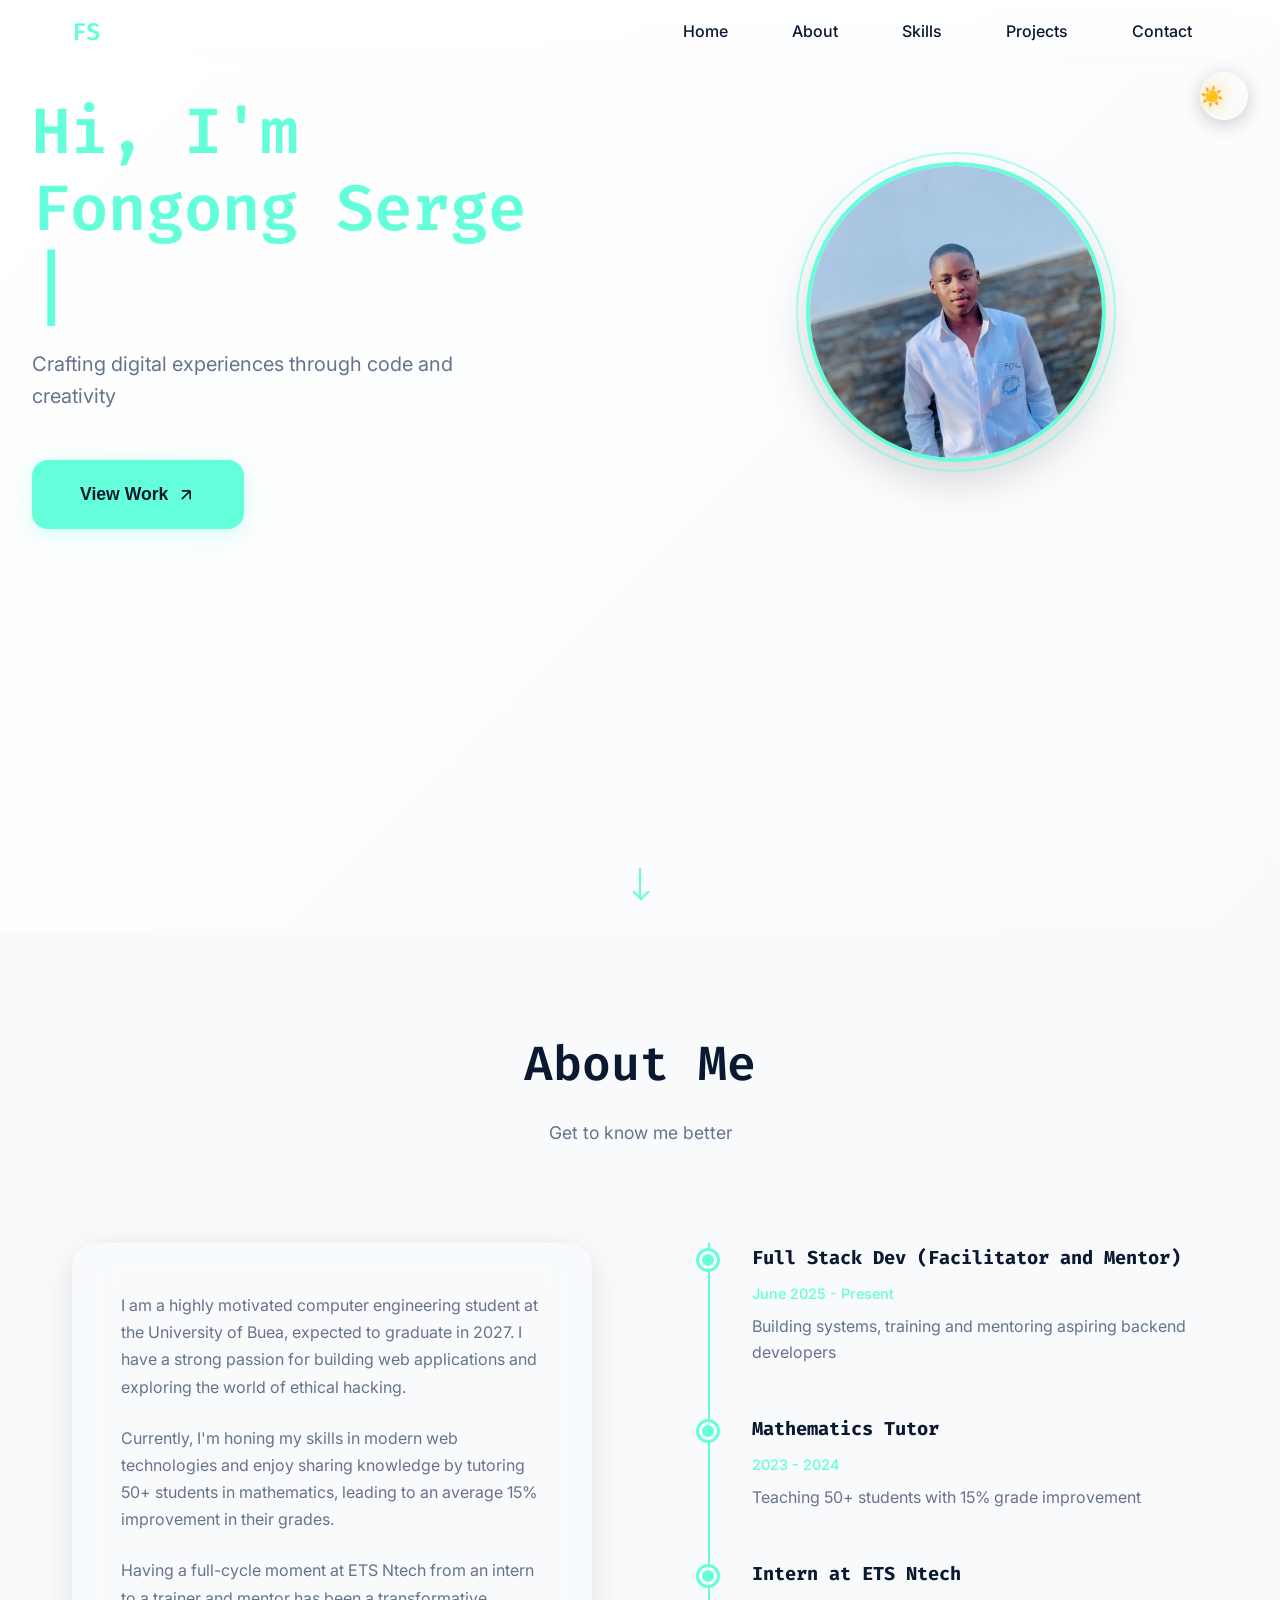
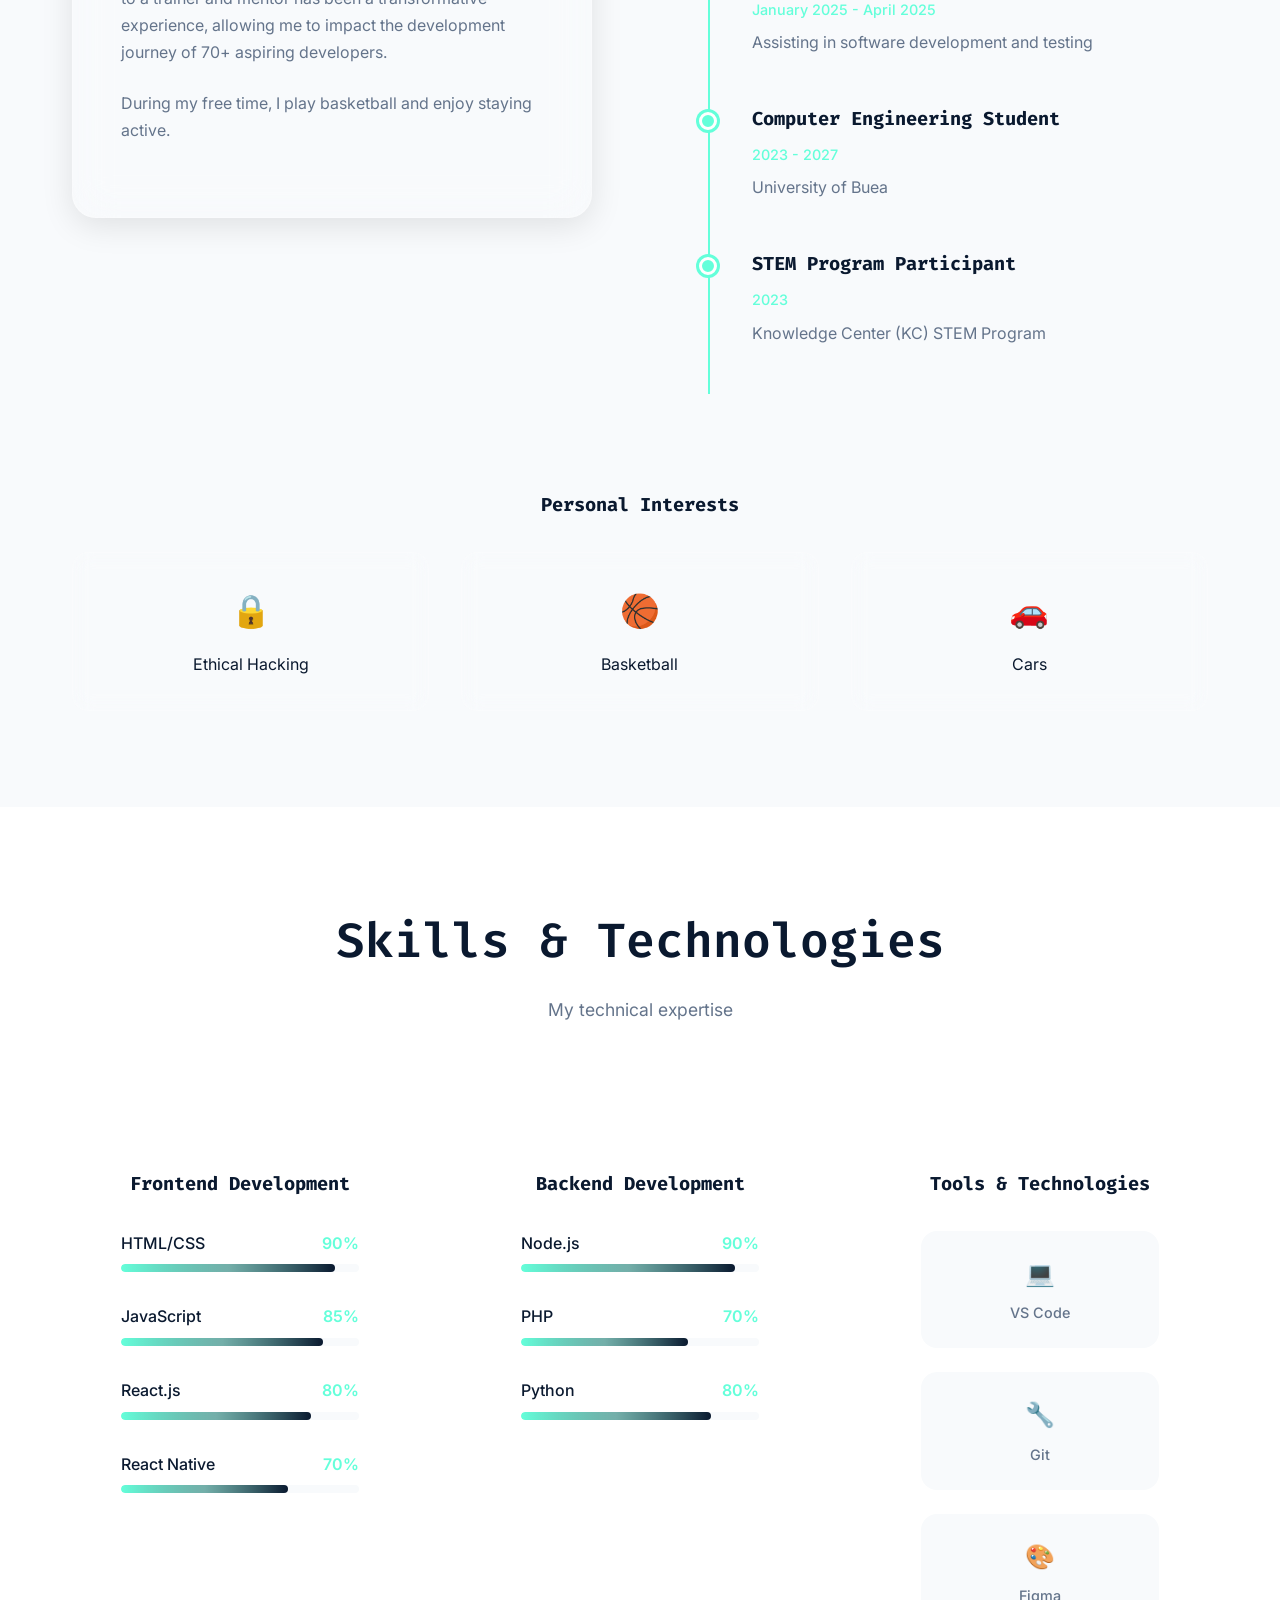
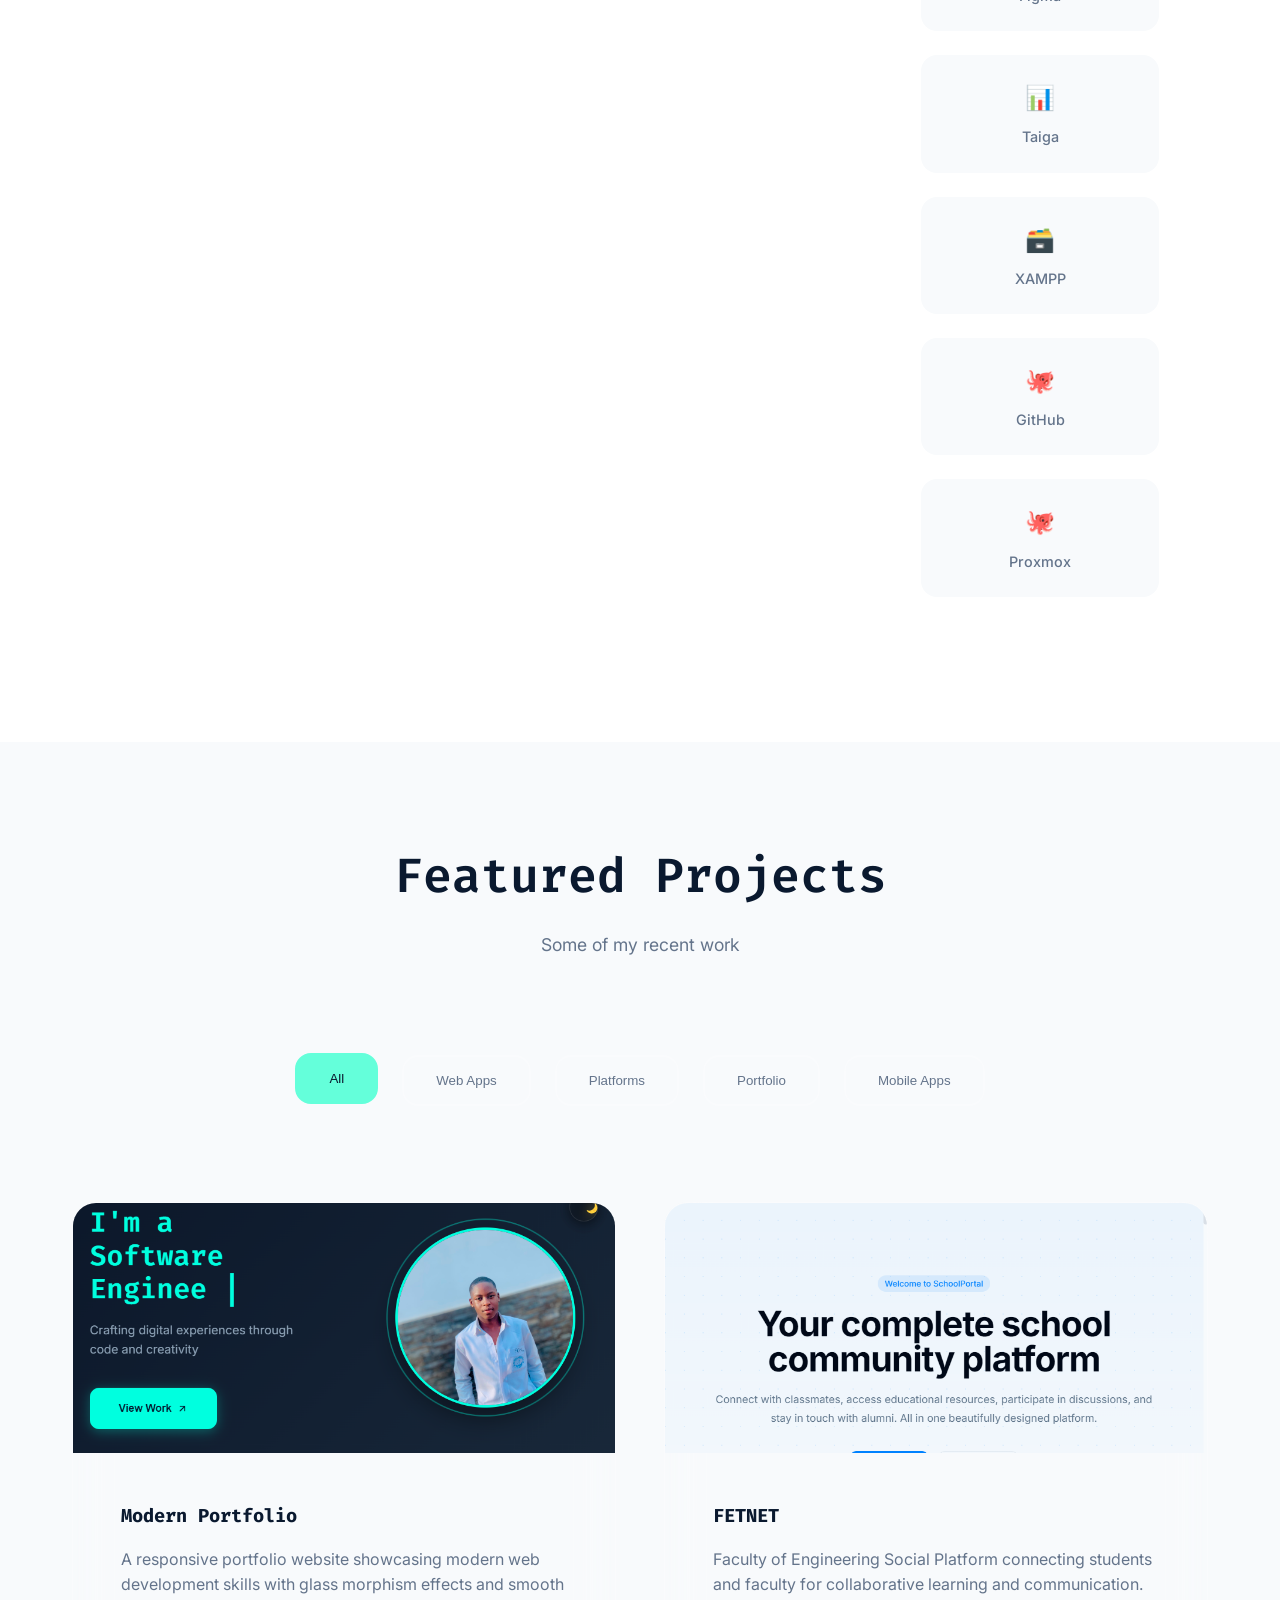
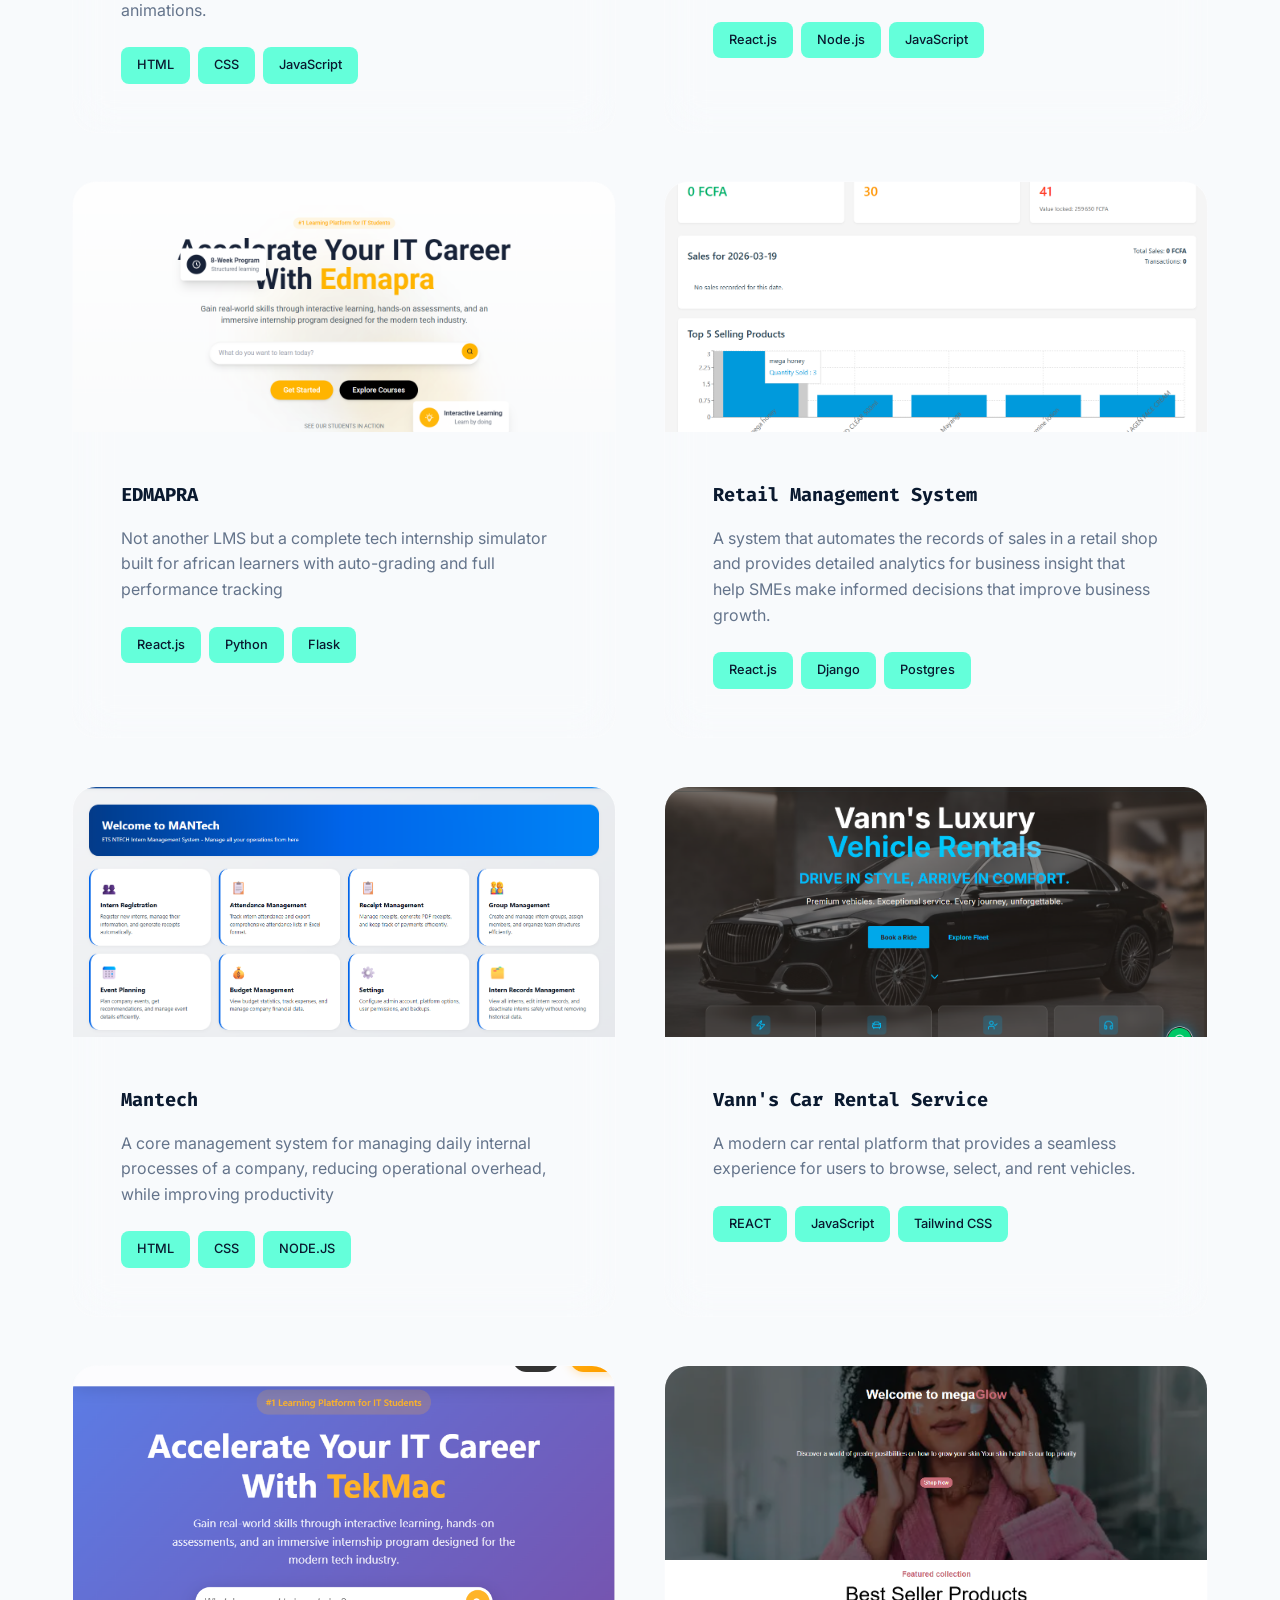
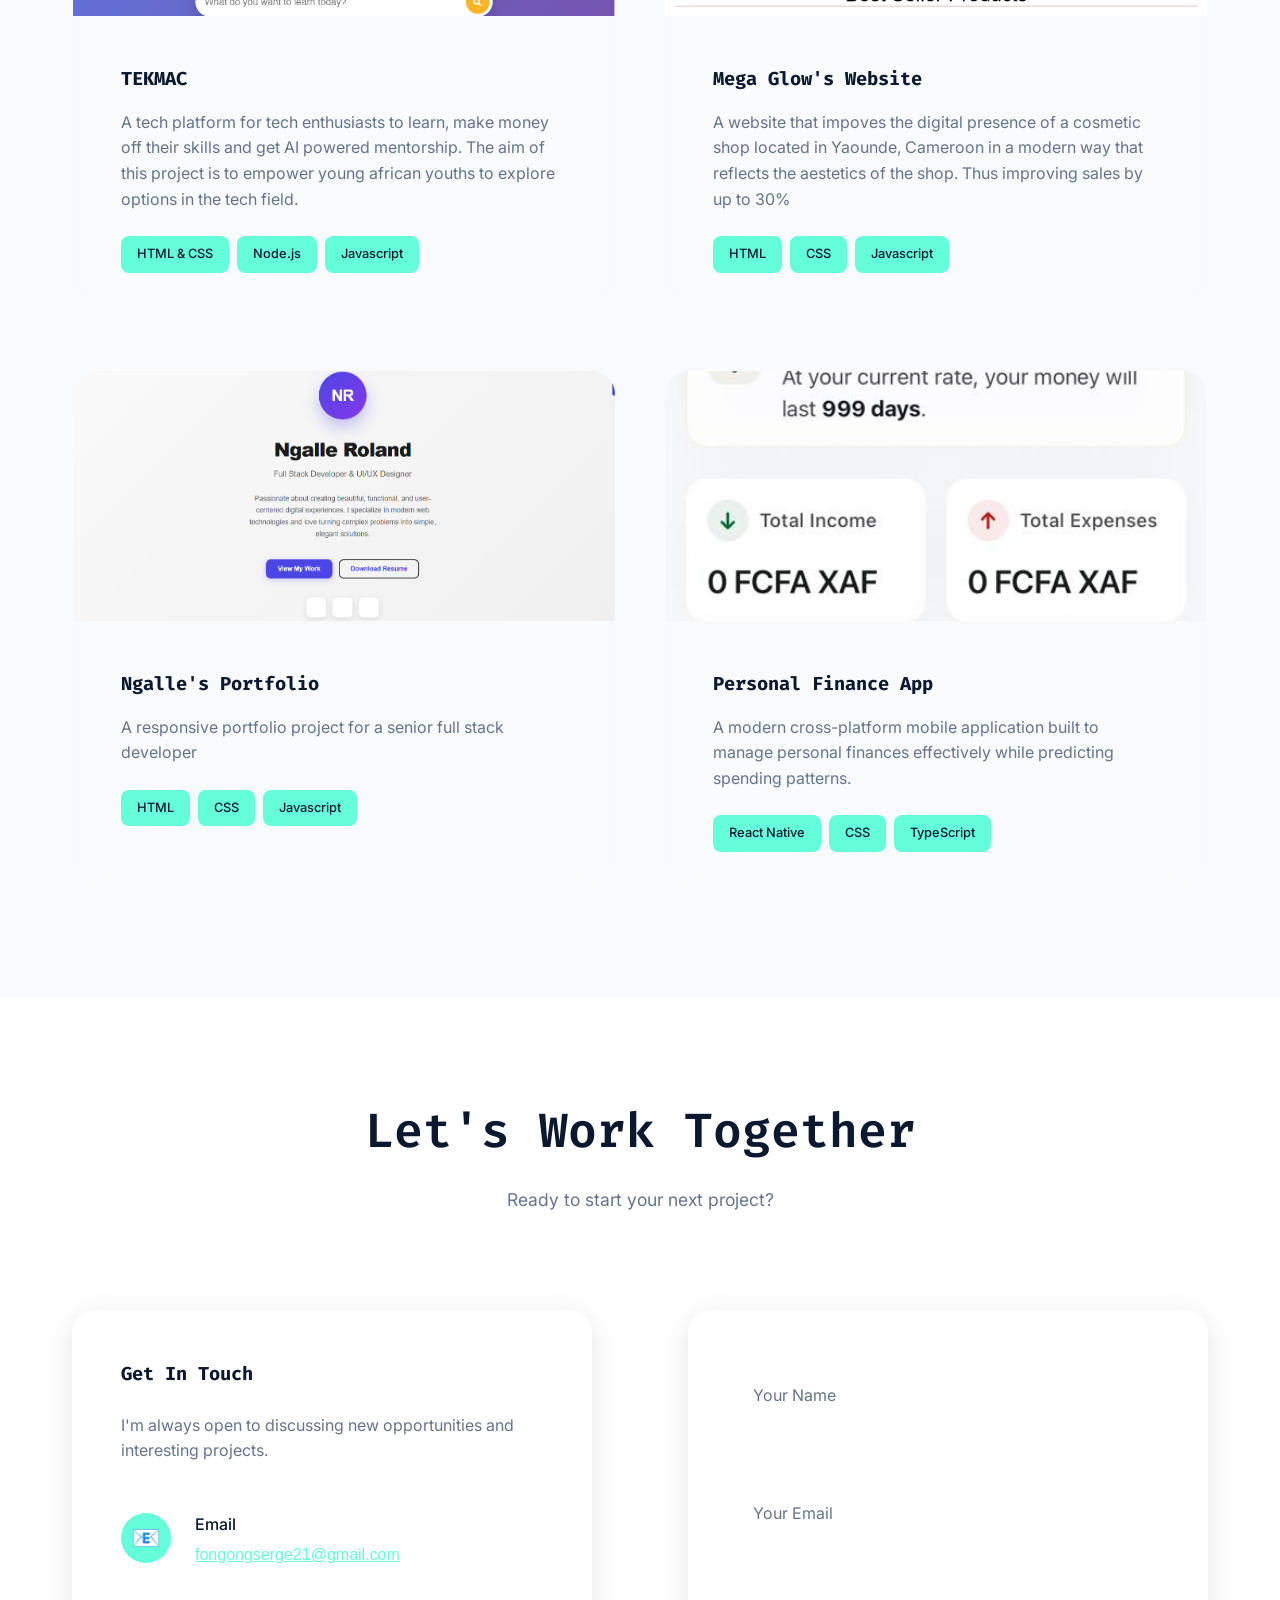
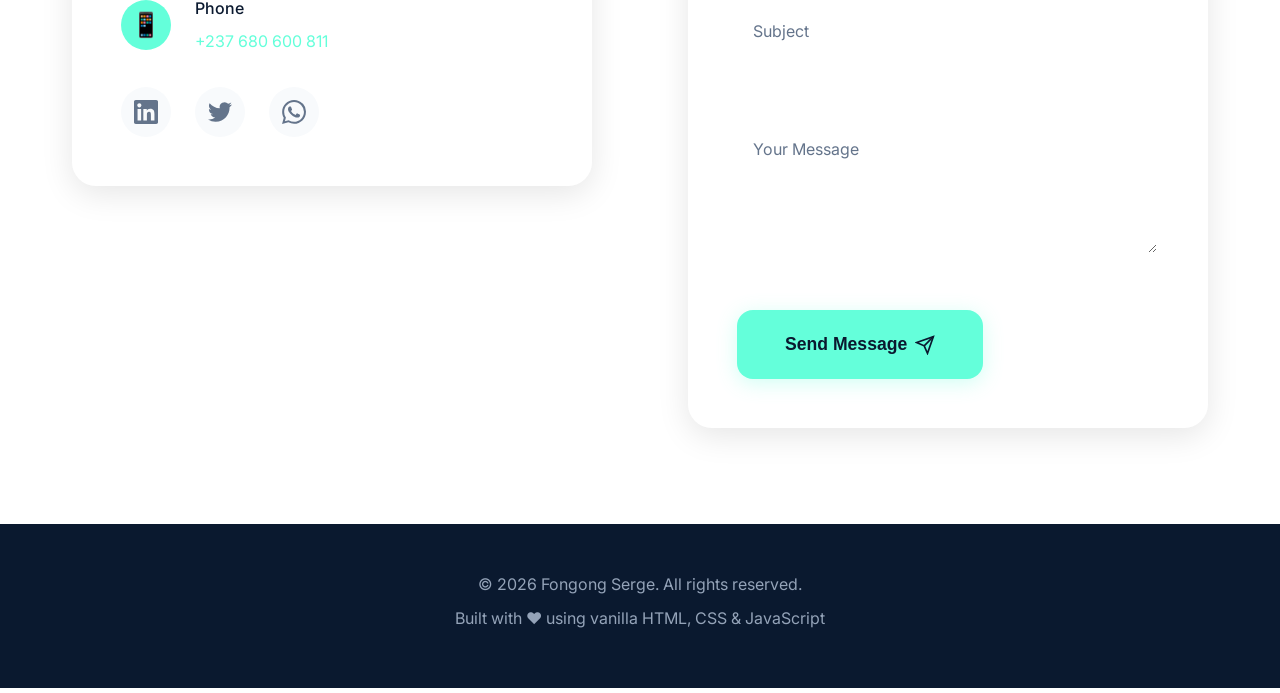
<file: index.html>
<!DOCTYPE html>
<html lang="en">
<head>
    <meta charset="UTF-8">
    <meta name="viewport" content="width=device-width, initial-scale=1.0">
    <meta name="description" content="Portfolio of Fongong Serge, a computer engineering student passionate about web development, ethical hacking, and basketball.">
    <meta name="keywords" content="Fongong Serge, Portfolio, Web Developer, Computer Engineering, Ethical Hacking, JavaScript, React, Node.js, Buea, Cameroon, ETS Ntech, Tutor, Backend Trainer, Frontend Developer, Projects, Skills, Contact">
    <meta name="author" content="Fongong Serge">
    <meta name="robots" content="index, follow">
    <link rel="canonical" href="https://fongong-serge.vercel.app/">

    <!-- Open Graph / Facebook -->
    <meta property="og:type" content="website">
    <meta property="og:title" content="Fongong Serge - Portfolio">
    <meta property="og:description" content="Portfolio of Fongong Serge, a computer engineering student passionate about web development, ethical hacking, and basketball.">
    <meta property="og:url" content="https://fongong-serge.vercel.app/">
    <meta property="og:image" content="https://fongong-serge.vercel.app/we.PNG">
    <meta property="og:site_name" content="Fongong Serge Portfolio">

    <!-- Twitter Card -->
    <meta name="twitter:card" content="summary_large_image">
    <meta name="twitter:title" content="Fongong Serge - Portfolio">
    <meta name="twitter:description" content="Portfolio of Fongong Serge, a computer engineering student passionate about web development, ethical hacking, and basketball.">
    <meta name="twitter:image" content="https://fongong-serge.vercel.app/we.PNG">
    <meta name="twitter:site" content="@manchestertony">

    <!-- Structured Data (JSON-LD) -->
    <script type="application/ld+json">
    {
      "@context": "https://schema.org",
      "@type": "Person",
      "name": "Fongong Serge",
      "url": "https://fongong-serge.vercel.app/",
      "image": "https://fongong-serge.vercel.app/we.PNG",
      "sameAs": [
        "https://www.linkedin.com/in/serge-kwenui-fongong-1a54b9330",
        "https://github.com/Boots13425"
      ],
      "jobTitle": "Computer Engineering Student",
      "worksFor": [
        {
          "@type": "Organization",
          "name": "University of Buea"
        },
        {
          "@type": "Organization",
          "name": "ETS Ntech",
          "department": "Backend Training",
          "description": "Trainer in backend development with Node.js"
        }
      ],
      "alumniOf": {
        "@type": "CollegeOrUniversity",
        "name": "University of Buea"
      },
      "description": "Portfolio of Fongong Serge, a computer engineering student passionate about web development, ethical hacking, and basketball. Also works as a backend trainer (Node.js) at ETS Ntech.",
      "email": "mailto:fongongserge21@gmail.com",
      "telephone": "+237680600811",
      "address": {
        "@type": "PostalAddress",
        "addressLocality": "Buea",
        "addressCountry": "CM"
      }
    }
    </script>
    <title>Fongong Serge - Portfolio</title>
    <link rel="preconnect" href="https://fonts.googleapis.com">
    <link rel="preconnect" href="https://fonts.gstatic.com" crossorigin>
    <link href="https://fonts.googleapis.com/css2?family=Inter:wght@300;400;500;600;700&family=Fira+Code:wght@400;500;600&display=swap" rel="stylesheet">
    <link rel="stylesheet" href="style.css">
</head>
<body>
    <!-- Theme Toggle -->
    <button class="theme-toggle" aria-label="Toggle dark mode">
        <span class="sun-icon">☀️</span>
        <span class="moon-icon">🌙</span>
    </button>

    <!-- Navigation -->
    <nav class="navbar">
        <div class="nav-container">
            <div class="nav-logo">
                <span>FS</span>
            </div>
            <ul class="nav-menu">
                <li><a href="#home" class="nav-link">Home</a></li>
                <li><a href="#about" class="nav-link">About</a></li>
                <li><a href="#skills" class="nav-link">Skills</a></li>
                <li><a href="#projects" class="nav-link">Projects</a></li>
                <li><a href="#contact" class="nav-link">Contact</a></li>
            </ul>
            <button class="theme-toggle" aria-label="Toggle dark mode">
                <span class="sun-icon">☀️</span>
                <span class="moon-icon">🌙</span>
            </button>
            <div class="hamburger" tabindex="0" aria-label="Open navigation menu">
                <span></span>
                <span></span>
                <span></span>
            </div>
        </div>
    </nav>

    <!-- Hero Section -->
    <section id="home" class="hero">
        <div class="hero-content">
            <div class="hero-text">
                <h1 class="hero-title">
                    <span class="typing-text">Fongong Serge</span>
                    <span class="cursor">|</span>
                </h1>
                <p class="hero-subtitle">Crafting digital experiences through code and creativity</p>
                <button class="cta-button" onclick="document.getElementById('projects').scrollIntoView({behavior: 'smooth'})">
                    <span>View Work</span>
                    <svg width="20" height="20" viewBox="0 0 24 24" fill="none" stroke="currentColor" stroke-width="2">
                        <path d="M7 17L17 7M17 7H7M17 7V17"/>
                    </svg>
                </button>
            </div>
            <div class="hero-image">
                <div class="profile-container">
                    <img src="we.PNG" alt="Fongong Serge" class="profile-img">
                    <div class="profile-ring"></div>
                </div>
            </div>
        </div>
        <div class="scroll-indicator">
            <div class="scroll-arrow"></div>
        </div>
    </section>

    <!-- About Section -->
    <section id="about" class="about">
        <div class="container">
            <div class="section-header">
                <h2 class="section-title">About Me</h2>
                <p class="section-subtitle">Get to know me better</p>
            </div>
            <div class="about-content">
                <div class="about-text">
                    <div class="glass-card">
                        <p>I am a highly motivated computer engineering student at the University of Buea, expected to graduate in 2027. I have a strong passion for building web applications and exploring the world of ethical hacking.</p>
                        <p>Currently, I'm honing my skills in modern web technologies and enjoy sharing knowledge by tutoring 50+ students in mathematics, leading to an average 15% improvement in their grades.</p>
                        <p>Having a full-cycle moment at ETS Ntech from an intern to a trainer and mentor has been a transformative experience, allowing me to impact the development journey of 70+ aspiring developers.</p>
                        <p>During my free time, I play basketball and enjoy staying active.</p>
                    </div>
                </div>
                <div class="timeline">
                    <div class="timeline-item">
                        <div class="timeline-dot"></div>
                        <div class="timeline-content">
                            <h3>Full Stack Dev (Facilitator and Mentor)</h3>
                            <span>June 2025 - Present</span>
                            <p>Building systems, training and mentoring aspiring backend developers</p>
                        </div>
                    </div>
                    <div class="timeline-item">
                        <div class="timeline-dot"></div>
                        <div class="timeline-content">
                            <h3>Mathematics Tutor</h3>
                            <span>2023 - 2024</span>
                            <p>Teaching 50+ students with 15% grade improvement</p>
                        </div>
                    </div>
                    <div class="timeline-item">
                        <div class="timeline-dot"></div>
                        <div class="timeline-content">
                            <h3>Intern at ETS Ntech</h3>
                            <span>January 2025 - April 2025</span>
                            <p>Assisting in software development and testing</p>
                        </div>
                    </div>
                    <div class="timeline-item">
                        <div class="timeline-dot"></div>
                        <div class="timeline-content">
                            <h3>Computer Engineering Student</h3>
                            <span>2023 - 2027</span>
                            <p>University of Buea</p>
                        </div>
                    </div>
                    <div class="timeline-item">
                        <div class="timeline-dot"></div>
                        <div class="timeline-content">
                            <h3>STEM Program Participant</h3>
                            <span>2023</span>
                            <p>Knowledge Center (KC) STEM Program</p>
                        </div>
                    </div>
                </div>
            </div>

            <!--interests section-->
            <div class="interests">
                <h3>Personal Interests</h3>
                <div class="interests-grid">
                    <div class="interest-item">
                        <div class="interest-icon">🔒</div>
                        <span>Ethical Hacking</span>
                    </div>
                    <div class="interest-item">
                        <div class="interest-icon">🏀</div>
                        <span>Basketball</span>
                    </div>
                    <div class="interest-item">
                        <div class="interest-icon">🚗</div>
                        <span>Cars</span>
                    </div>
                </div>
            </div>
        </div>
    </section>

    <!-- Skills Section -->
    <section id="skills" class="skills">
        <div class="container">
            <div class="section-header">
                <h2 class="section-title">Skills & Technologies</h2>
                <p class="section-subtitle">My technical expertise</p>
            </div>
            <div class="skills-content">
                <div class="skill-category">
                    <h3>Frontend Development</h3>
                    <div class="skill-bars">
                        <div class="skill-bar">
                            <div class="skill-info">
                                <span>HTML/CSS</span>
                                <span class="skill-percentage">90%</span>
                            </div>
                            <div class="skill-progress">
                                <div class="skill-fill" data-width="90"></div>
                            </div>
                        </div>
                        <div class="skill-bar">
                            <div class="skill-info">
                                <span>JavaScript</span>
                                <span class="skill-percentage">85%</span>
                            </div>
                            <div class="skill-progress">
                                <div class="skill-fill" data-width="85"></div>
                            </div>
                        </div>
                        <div class="skill-bar">
                            <div class="skill-info">
                                <span>React.js</span>
                                <span class="skill-percentage">80%</span>
                            </div>
                            <div class="skill-progress">
                                <div class="skill-fill" data-width="80"></div>
                            </div>
                        </div>
                        <div class="skill-bar">
                            <div class="skill-info">
                                <span>React Native</span>
                                <span class="skill-percentage">70%</span>
                            </div>
                            <div class="skill-progress">
                                <div class="skill-fill" data-width="70"></div>
                            </div>
                        </div>
                    </div>
                </div>
                <div class="skill-category">
                    <h3>Backend Development</h3>
                    <div class="skill-bars">
                        <div class="skill-bar">
                            <div class="skill-info">
                                <span>Node.js</span>
                                <span class="skill-percentage">90%</span>
                            </div>
                            <div class="skill-progress">
                                <div class="skill-fill" data-width="90"></div>
                            </div>
                        </div>
                        <div class="skill-bar">
                            <div class="skill-info">
                                <span>PHP</span>
                                <span class="skill-percentage">70%</span>
                            </div>
                            <div class="skill-progress">
                                <div class="skill-fill" data-width="70"></div>
                            </div>
                        </div>
                        <div class="skill-bar">
                            <div class="skill-info">
                                <span>Python</span>
                                <span class="skill-percentage">80%</span>
                            </div>
                            <div class="skill-progress">
                                <div class="skill-fill" data-width="80"></div>
                            </div>
                        </div>
                    </div>
                </div>

                <!--skills and tehnology section-->
                <div class="skill-category">
                    <h3>Tools & Technologies</h3>
                    <div class="tech-grid">
                        <div class="tech-item">
                            <div class="tech-icon">💻</div>
                            <span>VS Code</span>
                        </div>
                        <div class="tech-item">
                            <div class="tech-icon">🔧</div>
                            <span>Git</span>
                        </div>
                        <div class="tech-item">
                            <div class="tech-icon">🎨</div>
                            <span>Figma</span>
                        </div>
                        <div class="tech-item">
                            <div class="tech-icon">📊</div>
                            <span>Taiga</span>
                        </div>
                        <div class="tech-item">
                            <div class="tech-icon">🗃️</div>
                            <span>XAMPP</span>
                        </div>
                        <div class="tech-item">
                            <div class="tech-icon">🐙</div>
                            <span>GitHub</span>
                        </div>
                        <div class="tech-item">
                            <div class="tech-icon">🐙</div>
                            <span>Proxmox</span>
                        </div>
                    </div>
                </div>
            </div>
        </div>
    </section>

    <!-- Projects Section -->
    <section id="projects" class="projects">
        <div class="container">
            <div class="section-header">
                <h2 class="section-title">Featured Projects</h2>
                <p class="section-subtitle">Some of my recent work</p>
            </div>
            <div class="project-filters">
                <button class="filter-btn active" data-filter="all">All</button>
                <button class="filter-btn" data-filter="web">Web Apps</button>
                <button class="filter-btn" data-filter="platform">Platforms</button>
                <button class="filter-btn" data-filter="portfolio">Portfolio</button>
                <button class="filter-btn" data-filter="mobile">Mobile Apps</button>
            </div>
            <div class="projects-grid">
                <div class="project-card" data-category="portfolio">
                    <div class="project-image">
                        <img src="portfolio.png?height=250&width=400" alt="Portfolio Project">
                        <div class="project-overlay">
                            <div class="project-links">
                                <a href="https://fongong-serge.vercel.app" class="project-link">
                                    <svg width="20" height="20" viewBox="0 0 24 24" fill="none" stroke="currentColor" stroke-width="2">
                                        <path d="M18 13v6a2 2 0 0 1-2 2H5a2 2 0 0 1-2-2V8a2 2 0 0 1 2-2h6"/>
                                        <polyline points="15,3 21,3 21,9"/>
                                        <line x1="10" y1="14" x2="21" y2="3"/>
                                    </svg>
                                </a>
                                <a href="https://github.com/Boots13425/fongong-serge.git" class="project-link">
                                    <svg width="20" height="20" viewBox="0 0 24 24" fill="none" stroke="currentColor" stroke-width="2">
                                        <path d="M9 19c-5 1.5-5-2.5-7-3m14 6v-3.87a3.37 3.37 0 0 0-.94-2.61c3.14-.35 6.44-1.54 6.44-7A5.44 5.44 0 0 0 20 4.77 5.07 5.07 0 0 0 19.91 1S18.73.65 16 2.48a13.38 13.38 0 0 0-7 0C6.27.65 5.09 1 5.09 1A5.07 5.07 0 0 0 5 4.77a5.44 5.44 0 0 0-1.5 3.78c0 5.42 3.3 6.61 6.44 7A3.37 3.37 0 0 0 9 18.13V22"/>
                                    </svg>
                                </a>
                            </div>
                        </div>
                    </div>
                    <div class="project-content">
                        <h3>Modern Portfolio</h3>
                        <p>A responsive portfolio website showcasing modern web development skills with glass morphism effects and smooth animations.</p>
                        <div class="project-tech">
                            <span class="tech-tag">HTML</span>
                            <span class="tech-tag">CSS</span>
                            <span class="tech-tag">JavaScript</span>
                        </div>
                    </div>
                </div>
                <div class="project-card" data-category="platform">
                    <div class="project-image">
                        <img src="fetnet.png?height=250&width=400" alt="FETNET Project">
                        <div class="project-overlay">
                            <div class="project-links">
                                <a href="" class="project-link">
                                    <svg width="20" height="20" viewBox="0 0 24 24" fill="none" stroke="currentColor" stroke-width="2">
                                        <path d="M18 13v6a2 2 0 0 1-2 2H5a2 2 0 0 1-2-2V8a2 2 0 0 1 2-2h6"/>
                                        <polyline points="15,3 21,3 21,9"/>
                                        <line x1="10" y1="14" x2="21" y2="3"/>
                                    </svg>
                                </a>
                                <a href="" class="project-link">
                                    <svg width="20" height="20" viewBox="0 0 24 24" fill="none" stroke="currentColor" stroke-width="2">
                                        <path d="M9 19c-5 1.5-5-2.5-7-3m14 6v-3.87a3.37 3.37 0 0 0-.94-2.61c3.14-.35 6.44-1.54 6.44-7A5.44 5.44 0 0 0 20 4.77 5.07 5.07 0 0 0 19.91 1S18.73.65 16 2.48a13.38 13.38 0 0 0-7 0C6.27.65 5.09 1 5.09 1A5.07 5.07 0 0 0 5 4.77a5.44 5.44 0 0 0-1.5 3.78c0 5.42 3.3 6.61 6.44 7A3.37 3.37 0 0 0 9 18.13V22"/>
                                    </svg>
                                </a>
                            </div>
                        </div>
                    </div>
                    <div class="project-content">
                        <h3>FETNET</h3>
                        <p>Faculty of Engineering Social Platform connecting students and faculty for collaborative learning and communication.</p>
                        <div class="project-tech">
                            <span class="tech-tag">React.js</span>
                            <span class="tech-tag">Node.js</span>
                            <span class="tech-tag">JavaScript</span>
                        </div>
                    </div>
                </div>
                <div class="project-card" data-category="web">
                    <div class="project-image">
                        <img src="/edmapra.png?height=250&width=400" alt="Edmapra Project">
                        <div class="project-overlay">
                            <div class="project-links">
                                <a href="https://edmapra.com" class="project-link">
                                    <svg width="20" height="20" viewBox="0 0 24 24" fill="none" stroke="currentColor" stroke-width="2">
                                        <path d="M18 13v6a2 2 0 0 1-2 2H5a2 2 0 0 1-2-2V8a2 2 0 0 1 2-2h6"/>
                                        <polyline points="15,3 21,3 21,9"/>
                                        <line x1="10" y1="14" x2="21" y2="3"/>
                                    </svg>
                                </a>
                                <a href="#" class="project-link">
                                    <svg width="20" height="20" viewBox="0 0 24 24" fill="none" stroke="currentColor" stroke-width="2">
                                        <path d="M9 19c-5 1.5-5-2.5-7-3m14 6v-3.87a3.37 3.37 0 0 0-.94-2.61c3.14-.35 6.44-1.54 6.44-7A5.44 5.44 0 0 0 20 4.77 5.07 5.07 0 0 0 19.91 1S18.73.65 16 2.48a13.38 13.38 0 0 0-7 0C6.27.65 5.09 1 5.09 1A5.07 5.07 0 0 0 5 4.77a5.44 5.44 0 0 0-1.5 3.78c0 5.42 3.3 6.61 6.44 7A3.37 3.37 0 0 0 9 18.13V22"/>
                                    </svg>
                                </a>
                            </div>
                        </div>
                    </div>
                    <div class="project-content">
                        <h3>EDMAPRA</h3>
                        <p>Not another LMS but a complete tech internship simulator built for african learners with auto-grading and full performance tracking </p>
                        <div class="project-tech">
                            <span class="tech-tag">React.js</span>
                            <span class="tech-tag">Python</span>
                            <span class="tech-tag">Flask</span>
                        </div>
                    </div>       
                </div>
                                <div class="project-card" data-category="platform">
                    <div class="project-image">
                        <img src="/mega.png?height=250&width=400" alt="Retail Management System Project">
                        <div class="project-overlay">
                            <div class="project-links">
                                <a href="#" class="project-link">
                                    <svg width="20" height="20" viewBox="0 0 24 24" fill="none" stroke="currentColor" stroke-width="2">
                                        <path d="M18 13v6a2 2 0 0 1-2 2H5a2 2 0 0 1-2-2V8a2 2 0 0 1 2-2h6"/>
                                        <polyline points="15,3 21,3 21,9"/>
                                        <line x1="10" y1="14" x2="21" y2="3"/>
                                    </svg>
                                </a>
                                <a href="https://github.com/mega-frontend/boots13425" class="project-link">
                                    <svg width="20" height="20" viewBox="0 0 24 24" fill="none" stroke="currentColor" stroke-width="2">
                                        <path d="M9 19c-5 1.5-5-2.5-7-3m14 6v-3.87a3.37 3.37 0 0 0-.94-2.61c3.14-.35 6.44-1.54 6.44-7A5.44 5.44 0 0 0 20 4.77 5.07 5.07 0 0 0 19.91 1S18.73.65 16 2.48a13.38 13.38 0 0 0-7 0C6.27.65 5.09 1 5.09 1A5.07 5.07 0 0 0 5 4.77a5.44 5.44 0 0 0-1.5 3.78c0 5.42 3.3 6.61 6.44 7A3.37 3.37 0 0 0 9 18.13V22"/>
                                    </svg>
                                </a>
                            </div>
                        </div>
                    </div>
                    <div class="project-content">
                        <h3>Retail Management System</h3>
                        <p>A system that automates the records of sales in a retail shop and provides detailed analytics for business insight that help SMEs make informed decisions that improve business growth.</p>
                        <div class="project-tech">
                            <span class="tech-tag">React.js</span>
                            <span class="tech-tag">Django</span>
                            <span class="tech-tag">Postgres</span>
                        </div>
                    </div>       
                </div>

                   <div class="project-card" data-category="platform">
                    <div class="project-image">
                        <img src="/mantech.png?height=250&width=400" alt="Mantech Project">
                        <div class="project-overlay">
                            <div class="project-links">
                                <a href="#" class="project-link">
                                    <svg width="20" height="20" viewBox="0 0 24 24" fill="none" stroke="currentColor" stroke-width="2">
                                        <path d="M18 13v6a2 2 0 0 1-2 2H5a2 2 0 0 1-2-2V8a2 2 0 0 1 2-2h6"/>
                                        <polyline points="15,3 21,3 21,9"/>
                                        <line x1="10" y1="14" x2="21" y2="3"/>
                                    </svg>
                                </a>
                                <a href="https://github.com/Boots13425/mantech.git" class="project-link">
                                    <svg width="20" height="20" viewBox="0 0 24 24" fill="none" stroke="currentColor" stroke-width="2">
                                        <path d="M9 19c-5 1.5-5-2.5-7-3m14 6v-3.87a3.37 3.37 0 0 0-.94-2.61c3.14-.35 6.44-1.54 6.44-7A5.44 5.44 0 0 0 20 4.77 5.07 5.07 0 0 0 19.91 1S18.73.65 16 2.48a13.38 13.38 0 0 0-7 0C6.27.65 5.09 1 5.09 1A5.07 5.07 0 0 0 5 4.77a5.44 5.44 0 0 0-1.5 3.78c0 5.42 3.3 6.61 6.44 7A3.37 3.37 0 0 0 9 18.13V22"/>
                                    </svg>
                                </a>
                            </div>
                        </div>
                    </div>
                    <div class="project-content">
                        <h3>Mantech</h3>
                        <p>A core management system for managing daily internal processes of a company, reducing operational overhead, while improving productivity </p>
                        <div class="project-tech">
                            <span class="tech-tag">HTML</span>
                            <span class="tech-tag">CSS</span>
                            <span class="tech-tag">NODE.JS</span>
                        </div>
                    </div>       
                </div>

                <div class="project-card" data-category="web">
                    <div class="project-image">
                        <img src="/rental.png?height=250&width=400" alt="Vann's Rental Project">
                        <div class="project-overlay">
                            <div class="project-links">
                                <a href="https://vann-s-luxury.vercel.app/" class="project-link">
                                    <svg width="20" height="20" viewBox="0 0 24 24" fill="none" stroke="currentColor" stroke-width="2">
                                        <path d="M18 13v6a2 2 0 0 1-2 2H5a2 2 0 0 1-2-2V8a2 2 0 0 1 2-2h6"/>
                                        <polyline points="15,3 21,3 21,9"/>
                                        <line x1="10" y1="14" x2="21" y2="3"/>
                                    </svg>
                                </a>
                                <a href="https://github.com/Boots13425/vann-s-luxury.git" class="project-link">
                                    <svg width="20" height="20" viewBox="0 0 24 24" fill="none" stroke="currentColor" stroke-width="2">
                                        <path d="M9 19c-5 1.5-5-2.5-7-3m14 6v-3.87a3.37 3.37 0 0 0-.94-2.61c3.14-.35 6.44-1.54 6.44-7A5.44 5.44 0 0 0 20 4.77 5.07 5.07 0 0 0 19.91 1S18.73.65 16 2.48a13.38 13.38 0 0 0-7 0C6.27.65 5.09 1 5.09 1A5.07 5.07 0 0 0 5 4.77a5.44 5.44 0 0 0-1.5 3.78c0 5.42 3.3 6.61 6.44 7A3.37 3.37 0 0 0 9 18.13V22"/>
                                    </svg>
                                </a>
                            </div>
                        </div>
                    </div>
                    <div class="project-content">
                        <h3>Vann's Car Rental Service</h3>
                        <p>A modern car rental platform that provides a seamless experience for users to browse, select, and rent vehicles.</p>
                        <div class="project-tech">
                            <span class="tech-tag">REACT</span>
                            <span class="tech-tag">JavaScript</span>
                            <span class="tech-tag">Tailwind CSS</span>
                        </div>
                    </div>       
                </div>

                  <div class="project-card" data-category="web">
                    <div class="project-image">
                        <img src="tekmac.png?height=250&width=400" alt="tekmac Project">
                        <div class="project-overlay">
                            <div class="project-links">
                                <a href="https://tekmac-henna.vercel.app" class="project-link">
                                    <svg width="20" height="20" viewBox="0 0 24 24" fill="none" stroke="currentColor" stroke-width="2">
                                        <path d="M18 13v6a2 2 0 0 1-2 2H5a2 2 0 0 1-2-2V8a2 2 0 0 1 2-2h6"/>
                                        <polyline points="15,3 21,3 21,9"/>
                                        <line x1="10" y1="14" x2="21" y2="3"/>
                                    </svg>
                                </a>
                                <a href="https://github.com/lekebrian/tekmac.git" class="project-link">
                                    <svg width="20" height="20" viewBox="0 0 24 24" fill="none" stroke="currentColor" stroke-width="2">
                                        <path d="M9 19c-5 1.5-5-2.5-7-3m14 6v-3.87a3.37 3.37 0 0 0-.94-2.61c3.14-.35 6.44-1.54 6.44-7A5.44 5.44 0 0 0 20 4.77 5.07 5.07 0 0 0 19.91 1S18.73.65 16 2.48a13.38 13.38 0 0 0-7 0C6.27.65 5.09 1 5.09 1A5.07 5.07 0 0 0 5 4.77a5.44 5.44 0 0 0-1.5 3.78c0 5.42 3.3 6.61 6.44 7A3.37 3.37 0 0 0 9 18.13V22"/>
                                    </svg>
                                </a>
                            </div>
                        </div>
                    </div>       
                    <div class="project-content">
                        <h3>TEKMAC</h3>
                        <p>A tech platform for tech enthusiasts to learn, make money off their skills and get AI powered mentorship. The aim of this project is to empower young african youths to explore options in the tech field.</p>
                        <div class="project-tech">
                            <span class="tech-tag">HTML & CSS</span>
                            <span class="tech-tag">Node.js</span>
                            <span class="tech-tag">Javascript</span>
                        </div>
                    </div>      
                </div>

                <!--mega glow project-->
                     <div class="project-card" data-category="platform">
                    <div class="project-image">
                        <img src="glow.png?height=250&width=400" alt="mega glow Project">
                        <div class="project-overlay">
                            <div class="project-links">
                                <a href="#" class="project-link">
                                    <svg width="20" height="20" viewBox="0 0 24 24" fill="none" stroke="currentColor" stroke-width="2">
                                        <path d="M18 13v6a2 2 0 0 1-2 2H5a2 2 0 0 1-2-2V8a2 2 0 0 1 2-2h6"/>
                                        <polyline points="15,3 21,3 21,9"/>
                                        <line x1="10" y1="14" x2="21" y2="3"/>
                                    </svg>
                                </a>
                                <a href="#" class="project-link">
                                    <svg width="20" height="20" viewBox="0 0 24 24" fill="none" stroke="currentColor" stroke-width="2">
                                        <path d="M9 19c-5 1.5-5-2.5-7-3m14 6v-3.87a3.37 3.37 0 0 0-.94-2.61c3.14-.35 6.44-1.54 6.44-7A5.44 5.44 0 0 0 20 4.77 5.07 5.07 0 0 0 19.91 1S18.73.65 16 2.48a13.38 13.38 0 0 0-7 0C6.27.65 5.09 1 5.09 1A5.07 5.07 0 0 0 5 4.77a5.44 5.44 0 0 0-1.5 3.78c0 5.42 3.3 6.61 6.44 7A3.37 3.37 0 0 0 9 18.13V22"/>
                                    </svg>
                                </a>
                            </div>
                        </div>
                    </div>       
                    <div class="project-content">
                        <h3>Mega Glow's Website</h3>
                        <p>A website that impoves the digital presence of a cosmetic shop located in Yaounde, Cameroon in a modern way that reflects the aestetics of the shop. Thus improving sales by up to 30%</p>
                        <div class="project-tech">
                            <span class="tech-tag">HTML</span>
                            <span class="tech-tag">CSS</span>
                            <span class="tech-tag">Javascript</span>
                        </div>
                    </div>      
                </div>

                <!-- ngalle roland project-->
                    <div class="project-card" data-category="portfolio">
                    <div class="project-image">
                        <img src="ngalle.png?height=250&width=400" alt="ngalle Project">
                        <div class="project-overlay">
                            <div class="project-links">
                                <a href="#" class="project-link">
                                    <svg width="20" height="20" viewBox="0 0 24 24" fill="none" stroke="currentColor" stroke-width="2">
                                        <path d="M18 13v6a2 2 0 0 1-2 2H5a2 2 0 0 1-2-2V8a2 2 0 0 1 2-2h6"/>
                                        <polyline points="15,3 21,3 21,9"/>
                                        <line x1="10" y1="14" x2="21" y2="3"/>
                                    </svg>
                                </a>
                                <a href="#" class="project-link">
                                    <svg width="20" height="20" viewBox="0 0 24 24" fill="none" stroke="currentColor" stroke-width="2">
                                        <path d="M9 19c-5 1.5-5-2.5-7-3m14 6v-3.87a3.37 3.37 0 0 0-.94-2.61c3.14-.35 6.44-1.54 6.44-7A5.44 5.44 0 0 0 20 4.77 5.07 5.07 0 0 0 19.91 1S18.73.65 16 2.48a13.38 13.38 0 0 0-7 0C6.27.65 5.09 1 5.09 1A5.07 5.07 0 0 0 5 4.77a5.44 5.44 0 0 0-1.5 3.78c0 5.42 3.3 6.61 6.44 7A3.37 3.37 0 0 0 9 18.13V22"/>
                                    </svg>
                                </a>
                            </div>
                        </div>
                    </div>       
                    <div class="project-content">
                        <h3>Ngalle's Portfolio</h3>
                        <p>A responsive portfolio project for a senior full stack developer</p>
                        <div class="project-tech">
                            <span class="tech-tag">HTML</span>
                            <span class="tech-tag">CSS</span>
                            <span class="tech-tag">Javascript</span>
                        </div>
                    </div>      
                </div>

                                <!-- ngalle roland project-->
                    <div class="project-card" data-category="mobile">
                    <div class="project-image">
                        <img src="finintel.jpeg?height=250&width=400" alt="ngalle Project">
                        <div class="project-overlay">
                            <div class="project-links">
                                <a href="#" class="project-link">
                                    <svg width="20" height="20" viewBox="0 0 24 24" fill="none" stroke="currentColor" stroke-width="2">
                                        <path d="M18 13v6a2 2 0 0 1-2 2H5a2 2 0 0 1-2-2V8a2 2 0 0 1 2-2h6"/>
                                        <polyline points="15,3 21,3 21,9"/>
                                        <line x1="10" y1="14" x2="21" y2="3"/>
                                    </svg>
                                </a>
                                <a href="#" class="project-link">
                                    <svg width="20" height="20" viewBox="0 0 24 24" fill="none" stroke="currentColor" stroke-width="2">
                                        <path d="M9 19c-5 1.5-5-2.5-7-3m14 6v-3.87a3.37 3.37 0 0 0-.94-2.61c3.14-.35 6.44-1.54 6.44-7A5.44 5.44 0 0 0 20 4.77 5.07 5.07 0 0 0 19.91 1S18.73.65 16 2.48a13.38 13.38 0 0 0-7 0C6.27.65 5.09 1 5.09 1A5.07 5.07 0 0 0 5 4.77a5.44 5.44 0 0 0-1.5 3.78c0 5.42 3.3 6.61 6.44 7A3.37 3.37 0 0 0 9 18.13V22"/>
                                    </svg>
                                </a>
                            </div>
                        </div>
                    </div>       
                    <div class="project-content">
                        <h3>Personal Finance App</h3>
                        <p>A modern cross-platform mobile application built to manage personal finances effectively while predicting spending patterns.</p>
                        <div class="project-tech">
                            <span class="tech-tag">React Native</span>
                            <span class="tech-tag">CSS</span>
                            <span class="tech-tag">TypeScript</span>
                        </div>
                    </div>      
                </div>
   </div>
</div>

    </section>

    <!-- Contact Section -->
    <section id="contact" class="contact">
        <div class="container">
            <div class="section-header">
                <h2 class="section-title">Let's Work Together</h2>
                <p class="section-subtitle">Ready to start your next project?</p>
            </div>
            <div class="contact-content">
                <div class="contact-info">
                    <div class="glass-card">
                        <h3>Get In Touch</h3>
                        <p>I'm always open to discussing new opportunities and interesting projects.</p>
                        <div class="contact-item">
                            <div class="contact-icon">📧</div>
                            <div class="contact-details">
                                <span>Email</span>
                                <button class="copy-email" onclick="copyEmail()">fongongserge21@gmail.com</button>
                            </div>
                        </div>
                        <div class="contact-item">
                            <div class="contact-icon">📱</div>
                            <div class="contact-details">
                                <span>Phone</span>
                                <a href="tel:+237680600811">+237 680 600 811</a>
                            </div>
                        </div>
                        <div class="social-links">
                            <a href="https://www.linkedin.com/in/serge-kwenui-fongong-1a54b9330" target="_blank" class="social-link">
                                <svg width="24" height="24" viewBox="0 0 24 24" fill="currentColor">
                                    <path d="M20.447 20.452h-3.554v-5.569c0-1.328-.027-3.037-1.852-3.037-1.853 0-2.136 1.445-2.136 2.939v5.667H9.351V9h3.414v1.561h.046c.477-.9 1.637-1.85 3.37-1.85 3.601 0 4.267 2.37 4.267 5.455v6.286zM5.337 7.433c-1.144 0-2.063-.926-2.063-2.065 0-1.138.92-2.063 2.063-2.063 1.14 0 2.064.925 2.064 2.063 0 1.139-.925 2.065-2.064 2.065zm1.782 13.019H3.555V9h3.564v11.452zM22.225 0H1.771C.792 0 0 .774 0 1.729v20.542C0 23.227.792 24 1.771 24h20.451C23.2 24 24 23.227 24 22.271V1.729C24 .774 23.2 0 22.222 0h.003z"/>
                                </svg>
                            </a>
                            <a href="https://twitter.com/manchestertony" target="_blank" class="social-link">
                                <svg width="24" height="24" viewBox="0 0 24 24" fill="currentColor">
                                    <path d="M23.953 4.57a10 10 0 01-2.825.775 4.958 4.958 0 002.163-2.723c-.951.555-2.005.959-3.127 1.184a4.92 4.92 0 00-8.384 4.482C7.69 8.095 4.067 6.13 1.64 3.162a4.822 4.822 0 00-.666 2.475c0 1.71.87 3.213 2.188 4.096a4.904 4.904 0 01-2.228-.616v.06a4.923 4.923 0 003.946 4.827 4.996 4.996 0 01-2.212.085 4.936 4.936 0 004.604 3.417 9.867 9.867 0 01-6.102 2.105c-.39 0-.779-.023-1.17-.067a13.995 13.995 0 007.557 2.209c9.053 0 13.998-7.496 13.998-13.985 0-.21 0-.42-.015-.63A9.935 9.935 0 0024 4.59z"/>
                                </svg>
                            </a>
                            <a href="https://wa.me/+237680600811" target="_blank" class="social-link">
                                <svg width="24" height="24" viewBox="0 0 24 24" fill="currentColor">
                                    <path d="M17.472 14.382c-.297-.149-1.758-.867-2.03-.967-.273-.099-.471-.148-.67.15-.197.297-.767.966-.94 1.164-.173.199-.347.223-.644.075-.297-.15-1.255-.463-2.39-1.475-.883-.788-1.48-1.761-1.653-2.059-.173-.297-.018-.458.13-.606.134-.133.298-.347.446-.52.149-.174.198-.298.298-.497.099-.198.05-.371-.025-.52-.075-.149-.669-1.612-.916-2.207-.242-.579-.487-.5-.669-.51-.173-.008-.371-.01-.57-.01-.198 0-.52.074-.792.372-.272.297-1.04 1.016-1.04 2.479 0 1.462 1.065 2.875 1.213 3.074.149.198 2.096 3.2 5.077 4.487.709.306 1.262.489 1.694.625.712.227 1.36.195 1.871.118.571-.085 1.758-.719 2.006-1.413.248-.694.248-1.289.173-1.413-.074-.124-.272-.198-.57-.347m-5.421 7.403h-.004a9.87 9.87 0 01-5.031-1.378l-.361-.214-3.741.982.998-3.648-.235-.374a9.86 9.86 0 01-1.51-5.26c.001-5.45 4.436-9.884 9.888-9.884 2.64 0 5.122 1.03 6.988 2.898a9.825 9.825 0 012.893 6.994c-.003 5.45-4.437 9.884-9.885 9.884m8.413-18.297A11.815 11.815 0 0012.05 0C5.495 0 .16 5.335.157 11.892c0 2.096.547 4.142 1.588 5.945L.057 24l6.305-1.654a11.882 11.882 0 005.683 1.448h.005c6.554 0 11.89-5.335 11.893-11.893A11.821 11.821 0 0020.885 3.488"/>
                                </svg>
                            </a>
                        </div>
                    </div>
                </div>
                
                <!-- Here is the contact section where you can use to get to me -->
                <div class="contact-form">
                    <form class="glass-card" id="contactForm">
                        <div class="form-group">
                            <input type="text" id="name" name="name" required>
                            <label for="name">Your Name</label>
                            <span class="form-error"></span>
                        </div>
                        <div class="form-group">
                            <input type="email" id="email" name="email" required>
                            <label for="email">Your Email</label>
                            <span class="form-error"></span>
                        </div>
                        <div class="form-group">
                            <input type="text" id="subject" name="subject" required>
                            <label for="subject">Subject</label>
                            <span class="form-error"></span>
                        </div>
                        <div class="form-group">
                            <textarea id="message" name="message" rows="5" required></textarea>
                            <label for="message">Your Message</label>
                            <span class="form-error"></span>
                        </div>
                        <button type="submit" class="submit-btn">
                            <span>Send Message</span>
                            <svg width="20" height="20" viewBox="0 0 24 24" fill="none" stroke="currentColor" stroke-width="2">
                                <line x1="22" y1="2" x2="11" y2="13"/>
                                <polygon points="22,2 15,22 11,13 2,9 22,2"/>
                            </svg>
                        </button>
                    </form>
                </div>
            </div>
        </div>
    </section>

    <!-- Footer -->
    <footer class="footer">
        <div class="container">
            <div class="footer-content">
                <p>&copy; 2026 Fongong Serge. All rights reserved.</p>
                <p>Built with ❤️ using vanilla HTML, CSS & JavaScript</p>
            </div>
        </div>
    </footer>

    <script src="script.js"></script>
</body>
</html>
</file>
<file: style.css>
/* CSS Variables for Theme Management */
:root {
  /* Light Theme Colors */
  --primary-color: #0a192f;
  --secondary-color: #64ffda;
  --accent-color: #112240;
  --text-primary: #0a192f;
  --text-secondary: #64748b;
  --text-light: #94a3b8;
  --bg-primary: #ffffff;
  --bg-secondary: #f8fafc;
  --bg-glass: rgba(255, 255, 255, 0.1);
  --border-color: rgba(255, 255, 255, 0.2);
  --shadow-light: rgba(0, 0, 0, 0.1);
  --shadow-medium: rgba(0, 0, 0, 0.15);
  --shadow-heavy: rgba(0, 0, 0, 0.25);
  
  /* Spacing System (8px base unit) */
  --space-xs: 0.5rem;   /* 8px */
  --space-sm: 1rem;     /* 16px */
  --space-md: 1.5rem;   /* 24px */
  --space-lg: 2rem;     /* 32px */
  --space-xl: 3rem;     /* 48px */
  --space-2xl: 4rem;    /* 64px */
  --space-3xl: 6rem;    /* 96px */
  
  /* Typography */
  --font-body: 'Inter', sans-serif;
  --font-heading: 'Fira Code', monospace;
  
  /* Transitions */
  --transition-fast: 0.2s ease;
  --transition-medium: 0.3s ease;
  --transition-slow: 0.5s ease;
  
  /* Border Radius */
  --radius-sm: 0.5rem;
  --radius-md: 1rem;
  --radius-lg: 1.5rem;
  --radius-full: 50%;
}

/* Dark Theme */
[data-theme="dark"] {
  --text-primary: #e2e8f0;
  --text-secondary: #94a3b8;
  --text-light: #64748b;
  --bg-primary: #0f172a;
  --bg-secondary: #1e293b;
  --bg-glass: rgba(0, 0, 0, 0.2);
  --border-color: rgba(255, 255, 255, 0.1);
  --shadow-light: rgba(0, 0, 0, 0.3);
  --shadow-medium: rgba(0, 0, 0, 0.4);
  --shadow-heavy: rgba(0, 0, 0, 0.6);
}

/* Reset and Base Styles */
* {
  margin: 0;
  padding: 0;
  box-sizing: border-box;
}

html {
  scroll-behavior: smooth;
  font-size: 16px;
}

body {
  font-family: var(--font-body);
  line-height: 1.6;
  color: var(--text-primary);
  background: var(--bg-primary);
  transition: background-color var(--transition-medium), color var(--transition-medium);
  overflow-x: hidden;
}

/* Theme Toggle Button */
.theme-toggle {
  position: fixed;
  top: var(--space-lg);
  right: var(--space-lg);
  z-index: 1000;
  background: var(--bg-glass);
  backdrop-filter: blur(10px);
  border: 1px solid var(--border-color);
  border-radius: var(--radius-full);
  width: 3rem;
  height: 3rem;
  display: flex;
  align-items: center;
  justify-content: center;
  cursor: pointer;
  transition: all var(--transition-medium);
  box-shadow: 0 4px 20px var(--shadow-light);
  margin-top: 40px;
}

.theme-toggle:hover {
  transform: translateY(-2px);
  box-shadow: 0 8px 30px var(--shadow-medium);
}

.theme-toggle .sun-icon,
.theme-toggle .moon-icon {
  font-size: 1.2rem;
  transition: all var(--transition-medium);
}

[data-theme="dark"] .theme-toggle .sun-icon {
  opacity: 0;
  transform: rotate(180deg);
}

[data-theme="light"] .theme-toggle .moon-icon {
  opacity: 0;
  transform: rotate(-180deg);
}

/* Navigation */
.navbar {
  position: fixed;
  top: 0;

  width: 100%;
  z-index: 999;
  background: var(--bg-glass);
  backdrop-filter: blur(20px);
  border-bottom: 1px solid var(--border-color);
  transition: all var(--transition-medium);
}

.nav-container {
  max-width: 1200px;
  margin: 0 auto;
  padding: 0 var(--space-lg);
  display: flex;
  justify-content: space-between;
  align-items: center;
  height: 4rem;
}

.nav-logo {
  font-family: var(--font-heading);
  font-size: 1.5rem;
  font-weight: 600;
  color: var(--secondary-color);
}

.nav-menu {
  display: flex;
  list-style: none;
  gap: var(--space-lg);
}

.nav-link {
  color: var(--text-primary);
  text-decoration: none;
  font-weight: 500;
  padding: var(--space-xs) var(--space-sm);
  border-radius: var(--radius-sm);
  transition: all var(--transition-medium);
  position: relative;
}

.nav-link:hover {
  color: var(--secondary-color);
  transform: translateY(-2px);
}

.nav-link::after {
  content: '';
  position: absolute;
  bottom: -2px;
  left: 50%;
  width: 0;
  height: 2px;
  background: var(--secondary-color);
  transition: all var(--transition-medium);
  transform: translateX(-50%);
}

.nav-link:hover::after {
  width: 100%;
}

/* Hamburger Menu */
.hamburger {
  display: none;
  flex-direction: column;
  cursor: pointer;
  gap: 4px;
}

.hamburger span {
  width: 25px;
  height: 3px;
  background: var(--text-primary);
  border-radius: 2px;
  transition: all var(--transition-medium);
}

.hamburger.active span:nth-child(1) {
  transform: rotate(45deg) translate(6px, 6px);
}

.hamburger.active span:nth-child(2) {
  opacity: 0;
}

.hamburger.active span:nth-child(3) {
  transform: rotate(-45deg) translate(6px, -6px);
}

/* Hero Section */
.hero {
  min-height: 100vh;
  display: flex;
  align-items: center;
  justify-content: center;
  position: relative;
  background: linear-gradient(135deg, var(--bg-primary) 0%, var(--bg-secondary) 100%);
  padding: var(--space-2xl) var(--space-lg);
  margin-top: 30px; 
}

.hero-content {
  max-width: 1200px;
  width: 100%;
  display: grid;
  grid-template-columns: 1fr 1fr;
  gap: var(--space-3xl);
  align-items: center;
}

.hero-text {
  animation: slideInLeft 1s ease-out;
}

.hero-title {
  font-family: var(--font-heading);
  font-size: clamp(2.5rem, 5vw, 4rem);
  font-weight: 600;
  color: var(--text-primary);
  margin-bottom: var(--space-md);
  line-height: 1.2;
}

.typing-text {

  color: var(--secondary-color);
}

.cursor {
  animation: blink 1s infinite;
  color: var(--secondary-color);
}

@keyframes blink {
  0%, 50% { opacity: 1; }
  51%, 100% { opacity: 0; }
}

.hero-subtitle {
  font-size: 1.25rem;
  color: var(--text-secondary);
  margin-bottom: var(--space-xl);
  max-width: 500px;
}

.cta-button {
  display: inline-flex;
  align-items: center;
  gap: var(--space-xs);
  padding: var(--space-md) var(--space-xl);
  background: var(--secondary-color);
  color: var(--primary-color);
  border: none;
  border-radius: var(--radius-md);
  font-size: 1.1rem;
  font-weight: 600;
  cursor: pointer;
  transition: all var(--transition-medium);
  box-shadow: 0 4px 20px rgba(100, 255, 218, 0.3);
  position: relative;
  overflow: hidden;
}

.cta-button:hover {
  transform: translateY(-3px);
  box-shadow: 0 8px 30px rgba(100, 255, 218, 0.4);
}

.cta-button::before {
  content: '';
  position: absolute;
  top: 0;
  left: -100%;
  width: 100%;
  height: 100%;
  background: linear-gradient(90deg, transparent, rgba(255, 255, 255, 0.2), transparent);
  transition: left var(--transition-slow);
}

.cta-button:hover::before {
  left: 100%;
}

.hero-image {
  display: flex;
  justify-content: center;
  animation: slideInRight 1s ease-out;
}

.profile-container {
  position: relative;
  width: 300px;
  height: 300px;
}

.profile-img {
  width: 100%;
  height: 100%;
  border-radius: var(--radius-full);
  object-fit: cover;
  border: 4px solid var(--secondary-color);
  box-shadow: 0 20px 40px var(--shadow-medium);
  transition: all var(--transition-medium);
}

.profile-img:hover {
  transform: scale(1.05);
}

.profile-ring {
  position: absolute;
  top: -10px;
  left: -10px;
  right: -10px;
  bottom: -10px;
  border: 2px solid var(--secondary-color);
  border-radius: var(--radius-full);
  opacity: 0.5;
  animation: pulse 2s infinite;
}

@keyframes pulse {
  0% { transform: scale(1); opacity: 0.5; }
  50% { transform: scale(1.05); opacity: 0.3; }
  100% { transform: scale(1); opacity: 0.5; }
}

.scroll-indicator {
  position: absolute;
  bottom: var(--space-lg);
  left: 50%;
  transform: translateX(-50%);
  animation: bounce 2s infinite;
}

.scroll-arrow {
  width: 2px;
  height: 30px;
  background: var(--secondary-color);
  position: relative;
}

.scroll-arrow::after {
  content: '';
  position: absolute;
  bottom: 0;
  left: -4px;
  width: 10px;
  height: 10px;
  border-right: 2px solid var(--secondary-color);
  border-bottom: 2px solid var(--secondary-color);
  transform: rotate(45deg);
}

@keyframes bounce {
  0%, 20%, 50%, 80%, 100% { transform: translateY(0); }
  40% { transform: translateY(-10px); }
  60% { transform: translateY(-5px); }
}

/* Container */
.container {
  max-width: 1200px;
  margin: 0 auto;
  padding: 0 var(--space-lg);
}

/* Section Styles */
section {
  padding: var(--space-3xl) 0;
}

.section-header {
  text-align: center;
  margin-bottom: var(--space-3xl);
}

.section-title {
  font-family: var(--font-heading);
  font-size: clamp(2rem, 4vw, 3rem);
  font-weight: 600;
  color: var(--text-primary);
  margin-bottom: var(--space-sm);
}

.section-subtitle {
  font-size: 1.1rem;
  color: var(--text-secondary);
  max-width: 600px;
  margin: 0 auto;
}

/* Glass Card Effect */
.glass-card {
  background: var(--bg-glass);
  backdrop-filter: blur(20px);
  border: 1px solid var(--border-color);
  border-radius: var(--radius-lg);
  padding: var(--space-xl);
  box-shadow: 0 8px 32px var(--shadow-light);
  transition: all var(--transition-medium);
}

.glass-card:hover {
  transform: translateY(-5px);
  box-shadow: 0 20px 40px var(--shadow-medium);
}

/* About Section */
.about {
  background: var(--bg-secondary);
}

.about-content {
  display: grid;
  grid-template-columns: 1fr 1fr;
  gap: var(--space-3xl);
  margin-bottom: var(--space-3xl);
}

.about-text p {
  margin-bottom: var(--space-md);
  color: var(--text-secondary);
  line-height: 1.7;
}

.timeline {
  position: relative;
}

.timeline::before {
  content: '';
  position: absolute;
  left: 20px;
  top: 0;
  bottom: 0;
  width: 2px;
  background: var(--secondary-color);
}

.timeline-item {
  position: relative;
  padding-left: var(--space-2xl);
  margin-bottom: var(--space-xl);
}

.timeline-dot {
  position: absolute;
  left: 11px;
  top: 8px;
  width: 18px;
  height: 18px;
  background: var(--secondary-color);
  border-radius: var(--radius-full);
  border: 3px solid var(--bg-primary);
  box-shadow: 0 0 0 3px var(--secondary-color);
}

.timeline-content h3 {
  font-family: var(--font-heading);
  color: var(--text-primary);
  margin-bottom: var(--space-xs);
}

.timeline-content span {
  color: var(--secondary-color);
  font-size: 0.9rem;
  font-weight: 500;
}

.timeline-content p {
  color: var(--text-secondary);
  margin-top: var(--space-xs);
}

.interests h3 {
  font-family: var(--font-heading);
  color: var(--text-primary);
  margin-bottom: var(--space-lg);
  text-align: center;
}

.interests-grid {
  display: grid;
  grid-template-columns: repeat(auto-fit, minmax(150px, 1fr));
  gap: var(--space-lg);
}

.interest-item {
  display: flex;
  flex-direction: column;
  align-items: center;
  gap: var(--space-sm);
  padding: var(--space-lg);
  background: var(--bg-glass);
  backdrop-filter: blur(10px);
  border: 1px solid var(--border-color);
  border-radius: var(--radius-md);
  transition: all var(--transition-medium);
}

.interest-item:hover {
  transform: translateY(-5px);
  box-shadow: 0 10px 30px var(--shadow-medium);
}

.interest-icon {
  font-size: 2rem;
}

/* Skills Section */
.skills-content {
  display: grid;
  grid-template-columns: repeat(auto-fit, minmax(300px, 1fr));
  gap: var(--space-2xl);
}

.skill-category {
  background: var(--bg-glass);
  backdrop-filter: blur(20px);
  border: 1px solid var(--border-color);
  border-radius: var(--radius-lg);
  padding: var(--space-xl);
  transition: all var(--transition-medium);
}

.skill-category:hover {
  transform: translateY(-5px);
  box-shadow: 0 20px 40px var(--shadow-medium);
}

.skill-category h3 {
  font-family: var(--font-heading);
  color: var(--text-primary);
  margin-bottom: var(--space-lg);
  text-align: center;
}

.skill-bars {
  display: flex;
  flex-direction: column;
  gap: var(--space-lg);
}

.skill-bar {
  display: flex;
  flex-direction: column;
  gap: var(--space-xs);
}

.skill-info {
  display: flex;
  justify-content: space-between;
  align-items: center;
}

.skill-info span:first-child {
  font-weight: 500;
  color: var(--text-primary);
}

.skill-percentage {
  color: var(--secondary-color);
  font-weight: 600;
}

.skill-progress {
  height: 8px;
  background: var(--bg-secondary);
  border-radius: var(--radius-sm);
  overflow: hidden;
  position: relative;
}

.skill-fill {
  height: 100%;
  background: linear-gradient(90deg, var(--secondary-color), var(--primary-color));
  border-radius: var(--radius-sm);
  width: 0;
  transition: width 1s ease-in-out;
  position: relative;
}

.skill-fill::after {
  content: '';
  position: absolute;
  top: 0;
  left: 0;
  right: 0;
  bottom: 0;
  background: linear-gradient(90deg, transparent, rgba(255, 255, 255, 0.3), transparent);
  animation: shimmer 2s infinite;
}

@keyframes shimmer {
  0% { transform: translateX(-100%); }
  100% { transform: translateX(100%); }
}

.tech-grid {
  display: grid;
  grid-template-columns: repeat(auto-fit, minmax(120px, 1fr));
  gap: var(--space-md);
}

.tech-item {
  display: flex;
  flex-direction: column;
  align-items: center;
  gap: var(--space-xs);
  padding: var(--space-md);
  background: var(--bg-secondary);
  border-radius: var(--radius-md);
  transition: all var(--transition-medium);
  cursor: pointer;
}

.tech-item:hover {
  transform: translateY(-3px) scale(1.05);
  box-shadow: 0 10px 25px var(--shadow-medium);
}

.tech-icon {
  font-size: 1.5rem;
}

.tech-item span {
  font-size: 0.9rem;
  font-weight: 500;
  color: var(--text-secondary);
}

/* Projects Section */
.projects {
  background: var(--bg-secondary);
}

.project-filters {
  display: flex;
  justify-content: center;
  gap: var(--space-md);
  margin-bottom: var(--space-3xl);
  flex-wrap: wrap;
}

.filter-btn {
  padding: var(--space-sm) var(--space-lg);
  background: transparent;
  border: 2px solid var(--border-color);
  border-radius: var(--radius-md);
  color: var(--text-secondary);
  font-weight: 500;
  cursor: pointer;
  transition: all var(--transition-medium);
}

.filter-btn:hover,
.filter-btn.active {
  background: var(--secondary-color);
  color: var(--primary-color);
  border-color: var(--secondary-color);
  transform: translateY(-2px);
}

.projects-grid {
  display: grid;
  grid-template-columns: repeat(auto-fit, minmax(350px, 1fr));
  gap: var(--space-xl);
}

.project-card {
  background: var(--bg-glass);
  backdrop-filter: blur(20px);
  border: 1px solid var(--border-color);
  border-radius: var(--radius-lg);
  overflow: hidden;
  transition: all var(--transition-medium);
  cursor: pointer;
}

.project-card:hover {
  transform: translateY(-10px) rotateX(5deg) rotateY(5deg);
  box-shadow: 0 25px 50px var(--shadow-heavy);
}

.project-image {
  position: relative;
  height: 250px;
  overflow: hidden;
}

.project-image img {
  width: 100%;
  height: 100%;
  object-fit: cover;
  transition: all var(--transition-slow);
}

.project-card:hover .project-image img {
  transform: scale(1.1);
}

.project-overlay {
  position: absolute;
  top: 0;
  left: 0;
  right: 0;
  bottom: 0;
  background: rgba(10, 25, 47, 0.8);
  display: flex;
  align-items: center;
  justify-content: center;
  opacity: 0;
  transition: all var(--transition-medium);
}

.project-card:hover .project-overlay {
  opacity: 1;
}

.project-links {
  display: flex;
  gap: var(--space-md);
}

.project-link {
  display: flex;
  align-items: center;
  justify-content: center;
  width: 50px;
  height: 50px;
  background: var(--secondary-color);
  color: var(--primary-color);
  border-radius: var(--radius-full);
  text-decoration: none;
  transition: all var(--transition-medium);
}

.project-link:hover {
  transform: scale(1.1);
  box-shadow: 0 5px 15px rgba(100, 255, 218, 0.4);
}

.project-content {
  padding: var(--space-xl);
}

.project-content h3 {
  font-family: var(--font-heading);
  color: var(--text-primary);
  margin-bottom: var(--space-sm);
}

.project-content p {
  color: var(--text-secondary);
  margin-bottom: var(--space-md);
  line-height: 1.6;
}

.project-tech {
  display: flex;
  flex-wrap: wrap;
  gap: var(--space-xs);
}

.tech-tag {
  padding: var(--space-xs) var(--space-sm);
  background: var(--secondary-color);
  color: var(--primary-color);
  border-radius: var(--radius-sm);
  font-size: 0.8rem;
  font-weight: 500;
}

/* Contact Section */
.contact-content {
  display: grid;
  grid-template-columns: 1fr 1fr;
  gap: var(--space-3xl);
}

.contact-info h3 {
  font-family: var(--font-heading);
  color: var(--text-primary);
  margin-bottom: var(--space-md);
}

.contact-info p {
  color: var(--text-secondary);
  margin-bottom: var(--space-xl);
  line-height: 1.6;
}

.contact-item {
  display: flex;
  align-items: center;
  gap: var(--space-md);
  margin-bottom: var(--space-lg);
}

.contact-icon {
  font-size: 1.5rem;
  width: 50px;
  height: 50px;
  display: flex;
  align-items: center;
  justify-content: center;
  background: var(--secondary-color);
  color: var(--primary-color);
  border-radius: var(--radius-full);
}

.contact-details {
  display: flex;
  flex-direction: column;
  gap: var(--space-xs);
}

.contact-details span {
  font-weight: 500;
  color: var(--text-primary);
}

.copy-email {
  background: none;
  border: none;
  color: var(--secondary-color);
  cursor: pointer;
  text-decoration: underline;
  font-size: inherit;
  padding: 0;
  text-align: left;
}

.copy-email:hover {
  color: var(--text-primary);
}

.contact-details a {
  color: var(--secondary-color);
  text-decoration: none;
}

.contact-details a:hover {
  color: var(--text-primary);
}

.social-links {
  display: flex;
  gap: var(--space-md);
  margin-top: var(--space-lg);
}

.social-link {
  display: flex;
  align-items: center;
  justify-content: center;
  width: 50px;
  height: 50px;
  background: var(--bg-secondary);
  color: var(--text-secondary);
  border-radius: var(--radius-full);
  text-decoration: none;
  transition: all var(--transition-medium);
}

.social-link:hover {
  background: var(--secondary-color);
  color: var(--primary-color);
  transform: translateY(-3px);
}

/* Contact Form */
.contact-form {
  position: relative;
}

.form-group {
  position: relative;
  margin-bottom: var(--space-xl);
}

.form-group input,
.form-group textarea {
  width: 100%;
  padding: var(--space-md) var(--space-sm);
  background: transparent;
  border: 2px solid var(--border-color);
  border-radius: var(--radius-md);
  color: var(--text-primary);
  font-size: 1rem;
  transition: all var(--transition-medium);
}

.form-group input:focus,
.form-group textarea:focus {
  outline: none;
  border-color: var(--secondary-color);
  box-shadow: 0 0 0 3px rgba(100, 255, 218, 0.1);
}

.form-group label {
  position: absolute;
  top: var(--space-md);
  left: var(--space-sm);
  color: var(--text-secondary);
  font-size: 1rem;
  pointer-events: none;
  transition: all var(--transition-medium);
}

.form-group input:focus + label,
.form-group textarea:focus + label,
.form-group input:valid + label,
.form-group textarea:valid + label {
  top: -10px;
  left: var(--space-sm);
  font-size: 0.8rem;
  color: var(--secondary-color);
  background: var(--bg-primary);
  padding: 0 var(--space-xs);
}

.form-error {
  color: #ef4444;
  font-size: 0.8rem;
  margin-top: var(--space-xs);
  display: block;
}

.submit-btn {
  display: inline-flex;
  align-items: center;
  gap: var(--space-xs);
  padding: var(--space-md) var(--space-xl);
  background: var(--secondary-color);
  color: var(--primary-color);
  border: none;
  border-radius: var(--radius-md);
  font-size: 1.1rem;
  font-weight: 600;
  cursor: pointer;
  transition: all var(--transition-medium);
  box-shadow: 0 4px 20px rgba(100, 255, 218, 0.3);
}

.submit-btn:hover {
  transform: translateY(-3px);
  box-shadow: 0 8px 30px rgba(100, 255, 218, 0.4);
}

/* Footer */
.footer {
  background: var(--primary-color);
  color: var(--text-light);
  padding: var(--space-xl) 0;
  text-align: center;
}

.footer-content p {
  margin-bottom: var(--space-xs);
}

/* Animations */
@keyframes slideInLeft {
  from {
    opacity: 0;
    transform: translateX(-50px);
  }
  to {
    opacity: 1;
    transform: translateX(0);
  }
}

@keyframes slideInRight {
  from {
    opacity: 0;
    transform: translateX(50px);
  }
  to {
    opacity: 1;
    transform: translateX(0);
  }
}

@keyframes fadeInUp {
  from {
    opacity: 0;
    transform: translateY(30px);
  }
  to {
    opacity: 1;
    transform: translateY(0);
  }
}

/* Intersection Observer Animation Classes */
.fade-in {
  opacity: 0;
  transform: translateY(30px);
  transition: all 0.6s ease;
}

.fade-in.visible {
  opacity: 1;
  transform: translateY(0);
}

/* Responsive Design */
@media (max-width: 768px) {
  :root {
    --space-xs: 0.25rem;
    --space-sm: 0.5rem;
    --space-md: 1rem;
    --space-lg: 1.5rem;
    --space-xl: 2rem;
    --space-2xl: 3rem;
    --space-3xl: 4rem;
  }

  .theme-toggle {
    top: var(--space-md);
    right: var(--space-md);
    width: 2.5rem;
    height: 2.5rem;
  }

  .nav-container {
    padding: 0 var(--space-md);
  }

  .nav-menu {
    position: fixed;
    top: 0;
    left: -100%;
    width: 100%;
    height: 100vh;
    background: var(--bg-primary);
    flex-direction: column;
    justify-content: center;
    align-items: center;
    transition: left var(--transition-medium);
  }

  .nav-menu.active {
    left: 0;
  }

  .hamburger {
    display: flex;
  }

  .hero {
    padding: var(--space-xl) var(--space-md);
  }

  .hero-content {
    grid-template-columns: 1fr;
    gap: var(--space-xl);
    text-align: center;
  }

  .profile-container {
    width: 250px;
    height: 250px;
  }

  .about-content {
    grid-template-columns: 1fr;
    gap: var(--space-xl);
  }

  .interests-grid {
    grid-template-columns: 1fr;
  }

  .skills-content {
    grid-template-columns: 1fr;
  }

  .tech-grid {
    grid-template-columns: repeat(2, 1fr);
  }

  .projects-grid {
    grid-template-columns: 1fr;
  }

  .project-filters {
    gap: var(--space-sm);
  }

  .filter-btn {
    padding: var(--space-xs) var(--space-md);
    font-size: 0.9rem;
  }

  .contact-content {
    grid-template-columns: 1fr;
    gap: var(--space-xl);
  }

  .container {
    padding: 0 var(--space-md);
  }

  section {
    padding: var(--space-2xl) 0;
  }
}

@media (max-width: 480px) {
  .hero-title {
    font-size: 2rem;
  }

  .section-title {
    font-size: 1.8rem;
  }

  .cta-button,
  .submit-btn {
    padding: var(--space-sm) var(--space-lg);
    font-size: 1rem;
  }

  .project-card:hover {
    transform: translateY(-5px);
  }

  .glass-card {
    padding: var(--space-lg);
  }

  .timeline-item {
    padding-left: var(--space-lg);
  }

  .timeline::before {
    left: 10px;
  }

  .timeline-dot {
    left: 1px;
    width: 16px;
    height: 16px;
  }
}

/* Utility Classes */
.text-center { text-align: center; }
.text-left { text-align: left; }
.text-right { text-align: right; }

.mb-0 { margin-bottom: 0; }
.mb-1 { margin-bottom: var(--space-xs); }
.mb-2 { margin-bottom: var(--space-sm); }
.mb-3 { margin-bottom: var(--space-md); }
.mb-4 { margin-bottom: var(--space-lg); }

.hidden { display: none; }
.visible { display: block; }

/* Print Styles */
@media print {
  .theme-toggle,
  .navbar,
  .scroll-indicator {
    display: none;
  }
  
  body {
    background: white;
    color: black;
  }
  
  .glass-card {
    background: white;
    border: 1px solid #ccc;
  }
}
</file>
